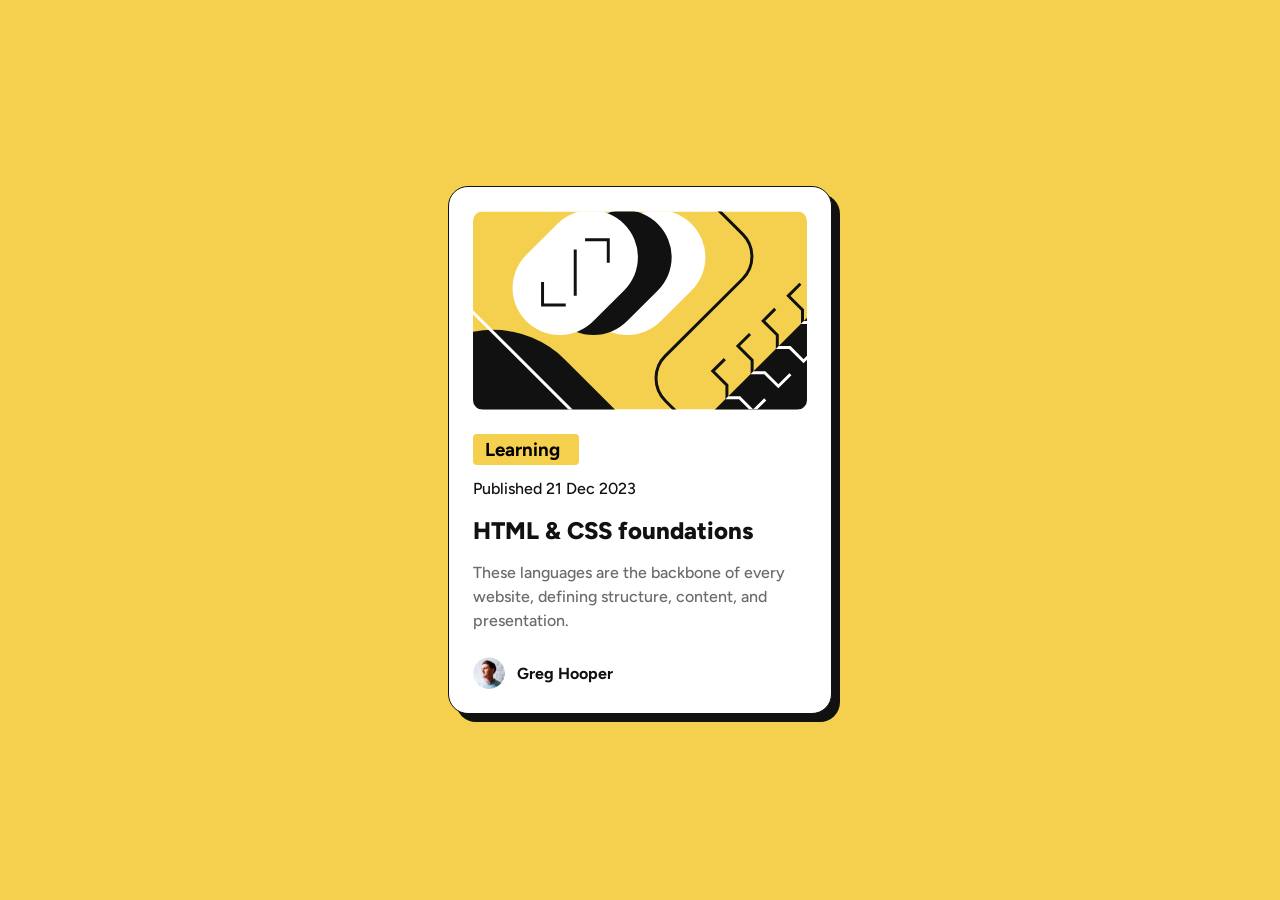
<file: index.html>
<!doctype html>
<html lang="en">
  <head>
    <meta charset="UTF-8" />
    <meta name="viewport" content="width=device-width, initial-scale=1.0" />
    <!-- displays site properly based on user's device -->

    <link
      rel="icon"
      type="image/png"
      sizes="32x32"
      href="./assets/images/favicon-32x32.png"
    />
    <link rel="preconnect" href="https://fonts.googleapis.com">
  <link rel="preconnect" href="https://fonts.gstatic.com" crossorigin>
<link href="https://fonts.googleapis.com/css2?family=Barlow:ital,wght@0,100;0,200;0,300;0,400;0,500;0,600;0,700;0,800;0,900;1,100;1,200;1,300;1,400;1,500;1,600;1,700;1,800;1,900&family=Figtree:wght@300..900&display=swap" rel="stylesheet">
    <link rel="stylesheet" href="./styles/style.css" />
    <title>Frontend Mentor | Blog preview card</title>
  </head>
  <body>
    <main class="main">
    <section class="card">
      <div class="card-content">
        <img
          class="card-image"
          src="./assets/images/illustration-article.svg"
          alt="Illustration of an article"
        />
        <div class="card-text">
          <h3 class="card-title">Learning</h3>
          <p class="card-date">Published 21 Dec 2023</p>
          <h2 class="card-heading">HTML & CSS foundations</h2>
          <p class="card-description">
            These languages are the backbone of every website, defining
            structure, content, and presentation.
          </p>
        </div>
        <div class="card-author">
          <img class="card-author-img" src="./assets/images/image-avatar.webp" alt="Daniel Cook" />
          <p class="card-author-name">Greg Hooper</p>
        </div>
      </div>
    </section></main>
  </body>
</html>
</file>
<file: styles/style.css>
:root {
  --color-gray-950: #111;
  --color-white: #fff;
  --color-yellow: #f4d04e;
  --color-gray-500: #6b6b6b;
}

body {
  padding: 0;
  margin: 0;
  font-family: "Figtree", "Barlow", sans-serif;
}

p,
h1,
h2,
h3,
h4,
h5,
h6 {
  margin: 0;
  padding: 0;
}

.main {
  min-height: 100dvh;
  display: grid;
  place-items: center;
  background: var(--color-yellow);
}

.card {
  border: 1px solid var(--color-gray-950);
  border-radius: 20px;
  padding: 24px;
  width: clamp(320px, 90vw, 384px);
  min-height: 100px;
  box-shadow: 8px 8px 0 0 var(--color-gray-950);
  background: var(--color-white);
  box-sizing: border-box;
}
.card-content {
  display: flex;
  flex-direction: column;
  gap: 24px;
}

.card-image {
  border-radius: 10px;
  fill: var(--color-yellow);
}
.card-text {
  display: flex;
  flex-direction: column;
  gap: 12px;
}
.card-title {
  border-radius: 4px;
  padding: 4px 12px;
  width: 82px;
  background: var(--color-yellow);
}
.card-date {
  font-weight: 500;
  font-size: clamp(12px, 1.5vw, 16px);

  line-height: 150%;
  color: var(--color-gray-950);
}
.card-heading {
  font-weight: 800;
  font-size: clamp(20px, 2.5vw, 24px);

  line-height: 150%;
  color: var(--color-gray-950);
}

.card-heading:hover,
.card-heading:hover {
  color: var(--color-yellow);
  cursor: pointer;
  transition: 0.1s all ease-in-out;
}

.card-description {
  font-weight: 500;
  font-size: clamp(14px, 1.5vw, 16px);
  line-height: 150%;
  color: var(--color-gray-500);
}

.card-author {
  display: flex;
  align-items: center;
  gap: 12px;
}

.card-author-img {
  border-radius: 100%;
  width: 32px;
  height: 32px;
}
.card-author-name {
  font-size: clamp(14px, 1.5vw, 16px);
  font-weight: 700;
  color: var(--color-gray-950);
}
</file>
